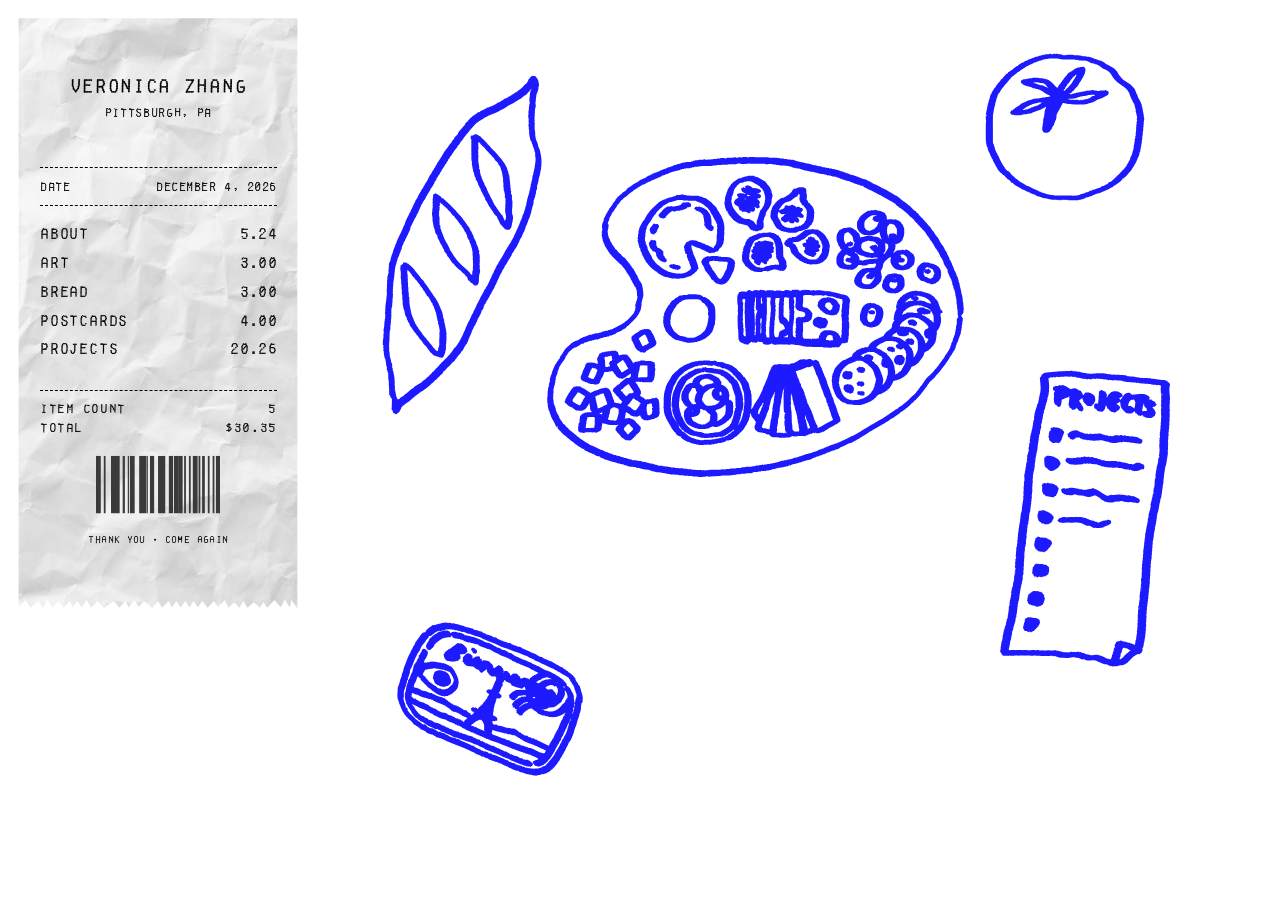
<file: index.html>
<!DOCTYPE html>
<html lang="en">
  <head>
    <meta charset="utf-8" />
    <meta name="viewport" content="width=device-width, initial-scale=1" />
    <title>veronica zhang — home</title>
    <link rel="preconnect" href="https://fonts.googleapis.com" />
    <link rel="preconnect" href="https://fonts.gstatic.com" crossorigin />
    <link
      href="https://fonts.googleapis.com/css2?family=IBM+Plex+Mono:wght@400;500;600&display=swap"
      rel="stylesheet"
    />
    <link rel="stylesheet" href="css/styles.css" />
  </head>
  <body>
    <div class="page page--home">
      <aside class="receipt" aria-label="Store receipt navigation">
        <img
          class="receipt__outline"
          src="assets/RECEIPT/receipt-outline.svg"
          alt=""
          width="435"
          height="2000"
        />
        <div class="receipt__body">
          <h1 class="receipt__brand">
            <a href="index.html">Veronica Zhang</a>
          </h1>
          <p class="receipt__location">Pittsburgh, PA</p>

          <hr class="receipt__rule" />

          <div class="receipt__date-row">
            <span>Date</span>
            <span class="receipt__date-value" id="receipt-date-value"
              >September 15, 2026</span
            >
          </div>

          <hr class="receipt__rule" />

          <nav aria-label="Primary">
            <ul class="receipt__items">
              <li class="receipt__item">
                <a href="about.html"
                  ><span>About</span><span class="receipt__price">5.24</span></a
                >
              </li>
              <li class="receipt__item">
                <a href="art.html"
                  ><span>Art</span><span class="receipt__price">3.00</span></a
                >
              </li>
              <li class="receipt__item">
                <a href="bread.html"
                  ><span>Bread</span><span class="receipt__price">3.00</span></a
                >
              </li>
              <li class="receipt__item">
                <a href="postcards.html"
                  ><span>Postcards</span
                  ><span class="receipt__price">4.00</span></a
                >
              </li>
              <li class="receipt__item">
                <a href="projects.html"
                  ><span>Projects</span
                  ><span class="receipt__price">20.26</span></a
                >
              </li>
            </ul>
          </nav>

          <div class="receipt__footer">
            <hr class="receipt__rule" />

            <p class="receipt__summary-label">
              <span>Item count</span
              ><span class="receipt__summary-price">5</span>
            </p>
            <p class="receipt__summary-label">
              <span>Total</span
              ><span class="receipt__summary-price">$30.35</span>
            </p>

            <img
              class="receipt__barcode"
              src="assets/RECEIPT/barcode.svg"
              alt=""
              width="232"
              height="110"
            />
            <p class="receipt__thanks">Thank you • come again</p>
          </div>
        </div>
      </aside>

      <main class="table" aria-label="Portfolio placeholders">
        <!-- RIGHT SIDE COMPONENTS -->
        <a
          class="table__item table__item--about"
          href="about.html"
          aria-label="About"
        >
          <span class="table__doodle" aria-hidden="true">
            <img
              src="assets/HOME/home-tomato-about.svg"
              alt=""
              width="700"
              height="656"
            />
          </span>
          <img
            class="table__tag"
            src="assets/HOME/home-tag-about.png"
            alt=""
            width="694"
            height="400"
          />
        </a>

        <a
          class="table__item table__item--projects"
          href="projects.html"
          aria-label="Projects"
        >
          <span class="table__doodle" aria-hidden="true">
            <img
              src="assets/HOME/home-list-projects.svg"
              alt=""
              width="704"
              height="1074"
            />
          </span>
          <img
            class="table__tag"
            src="assets/HOME/home-tag-projects.png"
            alt=""
            width="694"
            height="400"
          />
        </a>

        <a
          class="table__item table__item--postcards"
          href="postcards.html"
          aria-label="Postcards"
        >
          <span class="table__doodle" aria-hidden="true">
            <img
              src="assets/HOME/home-sardines-postcards.svg"
              alt=""
              width="756"
              height="496"
            />
          </span>
          <img
            class="table__tag"
            src="assets/HOME/home-tag-postcards.png"
            alt=""
            width="694"
            height="400"
          />
        </a>

        <a
          class="table__item table__item--art"
          href="art.html"
          aria-label="Art"
        >
          <span class="table__doodle" aria-hidden="true">
            <img
              src="assets/HOME/home-palette-art.svg"
              alt=""
              width="1734"
              height="1328"
            />
          </span>
          <img
            class="table__tag"
            src="assets/HOME/home-tag-art.png"
            alt=""
            width="694"
            height="400"
          />
        </a>

        <a
          class="table__item table__item--bread"
          href="bread.html"
          aria-label="Bread"
        >
          <span class="table__doodle" aria-hidden="true">
            <img
              src="assets/HOME/home-baguette-bread.svg"
              alt=""
              width="1216"
              height="804"
            />
          </span>
          <img
            class="table__tag"
            src="assets/HOME/home-tag-bread.png"
            alt=""
            width="694"
            height="400"
          />
        </a>
      </main>
    </div>
    <script src="js/receipt.js"></script>
  </body>
</html>
</file>
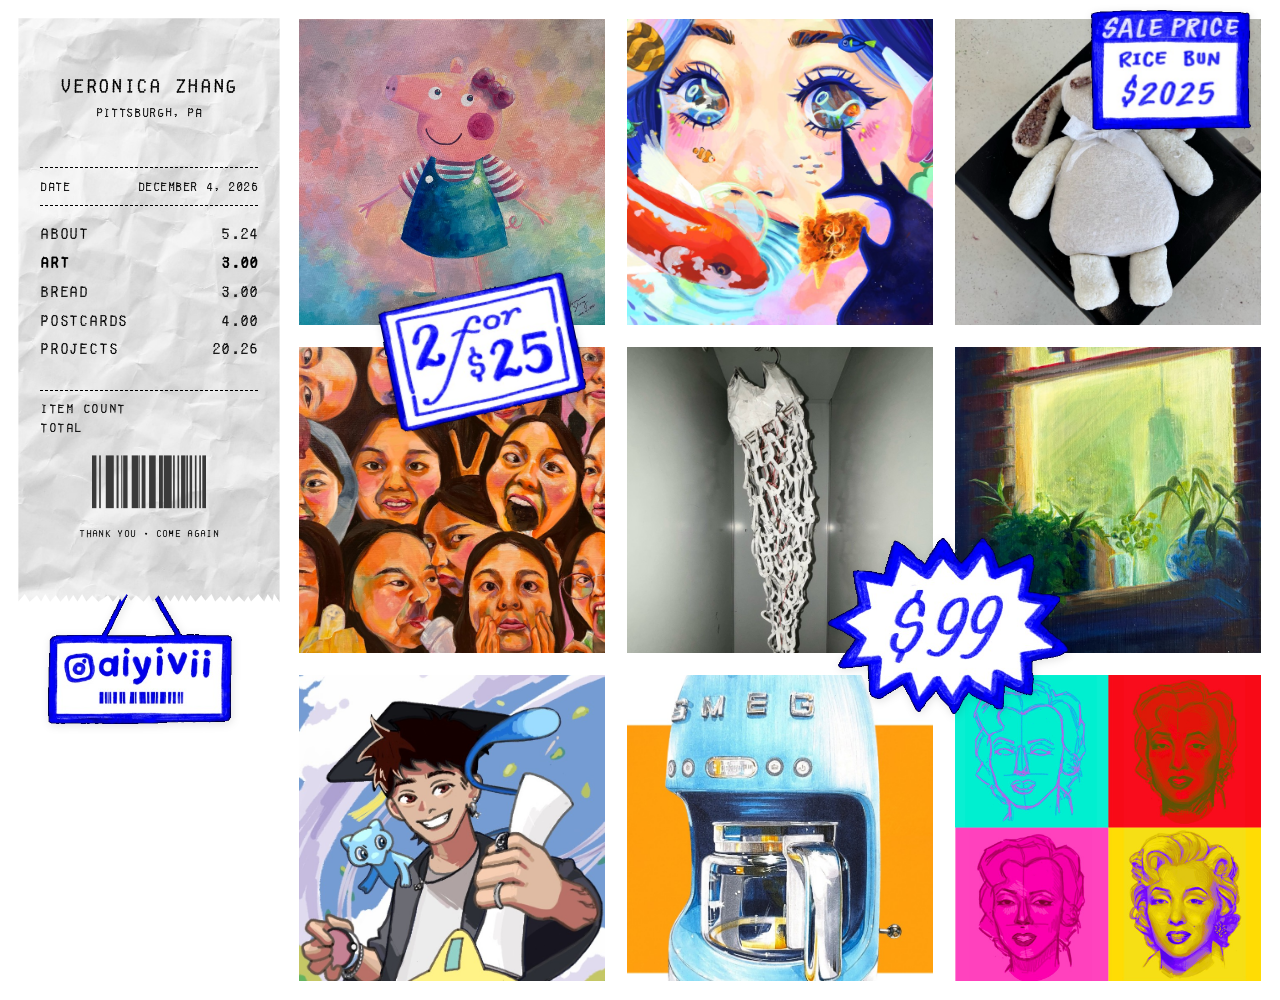
<file: art.html>
<!DOCTYPE html>
<html lang="en">
  <head>
    <meta charset="utf-8" />
    <meta name="viewport" content="width=device-width, initial-scale=1" />
    <title>veronica zhang — art</title>
    <link rel="preconnect" href="https://fonts.googleapis.com" />
    <link rel="preconnect" href="https://fonts.gstatic.com" crossorigin />
    <link
      href="https://fonts.googleapis.com/css2?family=IBM+Plex+Mono:wght@400;500;600&display=swap"
      rel="stylesheet"
    />
    <link rel="stylesheet" href="css/styles.css" />
  </head>
  <body>
    <div class="page page--art">
      <div class="art-rail">
        <aside class="receipt" aria-label="Store receipt navigation">
          <img
            class="receipt__outline"
            src="assets/RECEIPT/receipt-outline.svg"
            alt=""
            width="435"
            height="1076"
          />
          <div class="receipt__body">
            <h1 class="receipt__brand">
              <a href="index.html">Veronica Zhang</a>
            </h1>
            <p class="receipt__location">Pittsburgh, PA</p>

            <hr class="receipt__rule" />

            <div class="receipt__date-row">
              <span>Date</span>
              <span class="receipt__date-value" id="receipt-date-value"
                >September 15, 2026</span
              >
            </div>

            <hr class="receipt__rule" />

            <nav aria-label="Primary">
              <ul class="receipt__items">
                <li class="receipt__item">
                  <a href="about.html"
                    ><span>About</span><span class="receipt__price">5.24</span></a
                  >
                </li>
                <li class="receipt__item is-active">
                  <a href="art.html" aria-current="page"
                    ><span>Art</span><span class="receipt__price">3.00</span></a
                  >
                </li>
                <li class="receipt__item">
                  <a href="bread.html"
                    ><span>Bread</span><span class="receipt__price">3.00</span></a
                  >
                </li>
                <li class="receipt__item">
                  <a href="postcards.html"
                    ><span>Postcards</span><span class="receipt__price">4.00</span></a
                  >
                </li>
                <li class="receipt__item">
                  <a href="projects.html"
                    ><span>Projects</span><span class="receipt__price">20.26</span></a
                  >
                </li>
              </ul>
            </nav>

            <div class="receipt__footer">
              <hr class="receipt__rule" />
              <p class="receipt__summary-label">Item count</p>
              <p class="receipt__summary-label">Total</p>
              <img
                class="receipt__barcode"
                src="assets/RECEIPT/barcode.svg"
                alt=""
                width="232"
                height="110"
              />
              <p class="receipt__thanks">Thank you • come again</p>
            </div>
          </div>
        </aside>

        <a
          class="art-ig"
          href="http://instagram.com/aiyivii"
          target="_blank"
          rel="noopener noreferrer"
          aria-label="Instagram @aiyivii"
        >
          <img
            src="assets/ART/art-aiyivii.png"
            alt="@aiyivii on Instagram"
            width="332"
            height="276"
          />
        </a>
      </div>

      <main class="stage stage--art" aria-label="Art gallery">
        <div class="art-gallery">
          <ul class="art-gallery__grid">
            <li class="art-gallery__cell">
              <button type="button" class="art-gallery__open" aria-label="View Peppa Kitty">
                <img
                  src="assets/ART/art-peppa.jpg"
                  alt="Peppa Kitty — painting on textured canvas"
                  width="800"
                  height="800"
                />
              </button>
              <img
                class="art-gallery__tag"
                src="assets/ART/art-tag-peppa-kitty.png"
                alt=""
                width="727"
                height="409"
              />
            </li>
            <li class="art-gallery__cell">
              <button type="button" class="art-gallery__open" aria-label="View Veevatopia">
                <img
                  src="assets/ART/art-veevatopia.jpg"
                  alt="Veevatopia — portrait surrounded by marine life"
                  width="800"
                  height="800"
                />
              </button>
              <img
                class="art-gallery__tag"
                src="assets/ART/art-tag-veevatopia.png"
                alt=""
                width="727"
                height="409"
              />
            </li>
            <li class="art-gallery__cell">
              <button type="button" class="art-gallery__open" aria-label="View Rice Bun">
                <img
                  src="assets/ART/art-rice-bunny.jpg"
                  alt="Rice Bun — rice bunny sculpture on a black pedestal"
                  width="800"
                  height="800"
                />
              </button>
              <img
                class="art-gallery__tag"
                src="assets/ART/art-tag-rice-bun.png"
                alt=""
                width="727"
                height="409"
              />
            </li>
            <li class="art-gallery__cell">
              <button type="button" class="art-gallery__open" aria-label="View So Many Moles">
                <img
                  src="assets/ART/art-dian.jpg"
                  alt="So Many Moles — collage of overlapping portraits"
                  width="800"
                  height="800"
                />
              </button>
              <img
                class="art-gallery__tag"
                src="assets/ART/art-tag-so-many-moles.png"
                alt=""
                width="727"
                height="409"
              />
            </li>
            <li class="art-gallery__cell">
              <button type="button" class="art-gallery__open" aria-label="View Yú">
                <img
                  src="assets/ART/art-paper-fish.jpg"
                  alt="Yú — paper fish sculpture hanging in a locker"
                  width="800"
                  height="800"
                />
              </button>
              <img
                class="art-gallery__tag"
                src="assets/ART/art-tag-yu.png"
                alt=""
                width="727"
                height="409"
              />
            </li>
            <li class="art-gallery__cell">
              <button type="button" class="art-gallery__open" aria-label="View American Dream">
                <img
                  src="assets/ART/art-nyc-dream.jpg"
                  alt="American Dream — window ledge with plants overlooking a hazy city"
                  width="800"
                  height="800"
                />
              </button>
              <img
                class="art-gallery__tag"
                src="assets/ART/art-tag-american-dream.png"
                alt=""
                width="727"
                height="409"
              />
            </li>
            <li class="art-gallery__cell">
              <button type="button" class="art-gallery__open" aria-label="View Commission: Carlos">
                <img
                  src="assets/ART/art-pokemon.jpg"
                  alt="Commission: Carlos — graduation portrait with Mew and Jirachi"
                  width="800"
                  height="800"
                />
              </button>
              <img
                class="art-gallery__tag"
                src="assets/ART/art-tag-carlos.png"
                alt=""
                width="727"
                height="409"
              />
            </li>
            <li class="art-gallery__cell">
              <button type="button" class="art-gallery__open" aria-label="View SMEG Study">
                <img
                  src="assets/ART/art-smeg.jpg"
                  alt="SMEG Study — illustration of a blue SMEG coffee maker"
                  width="800"
                  height="800"
                />
              </button>
              <img
                class="art-gallery__tag"
                src="assets/ART/art-tag-smeg.png"
                alt=""
                width="727"
                height="409"
              />
            </li>
            <li class="art-gallery__cell">
              <button type="button" class="art-gallery__open" aria-label="View Andy Warhol">
                <img
                  src="assets/ART/art-marilyn.jpg"
                  alt="Andy Warhol — pop-art Marilyn Monroe style portrait grid"
                  width="800"
                  height="800"
                />
              </button>
              <img
                class="art-gallery__tag"
                src="assets/ART/art-tag-andy-warhol.png"
                alt=""
                width="727"
                height="409"
              />
            </li>
          </ul>

          <img
            class="art-gallery__sticker art-gallery__sticker--2f25"
            src="assets/ART/art-sticker-2for25.png"
            alt=""
            width="350"
            height="210"
            aria-hidden="true"
          />
          <img
            class="art-gallery__sticker art-gallery__sticker--sale"
            src="assets/ART/art-sticker-sale.png"
            alt=""
            width="321"
            height="241"
            aria-hidden="true"
          />
          <img
            class="art-gallery__sticker art-gallery__sticker--star"
            src="assets/ART/art-sticker-99.png"
            alt=""
            width="466"
            height="340"
            aria-hidden="true"
          />
        </div>
      </main>
    </div>

    <div
      class="art-lightbox"
      data-art-lightbox
      hidden
      role="dialog"
      aria-modal="true"
      aria-label="Artwork preview"
    >
      <button type="button" class="art-lightbox__close" aria-label="Close preview">
        Close
      </button>
      <img class="art-lightbox__img" alt="" />
    </div>

    <script src="js/receipt.js"></script>
    <script src="js/art-lightbox.js"></script>
  </body>
</html>
</file>
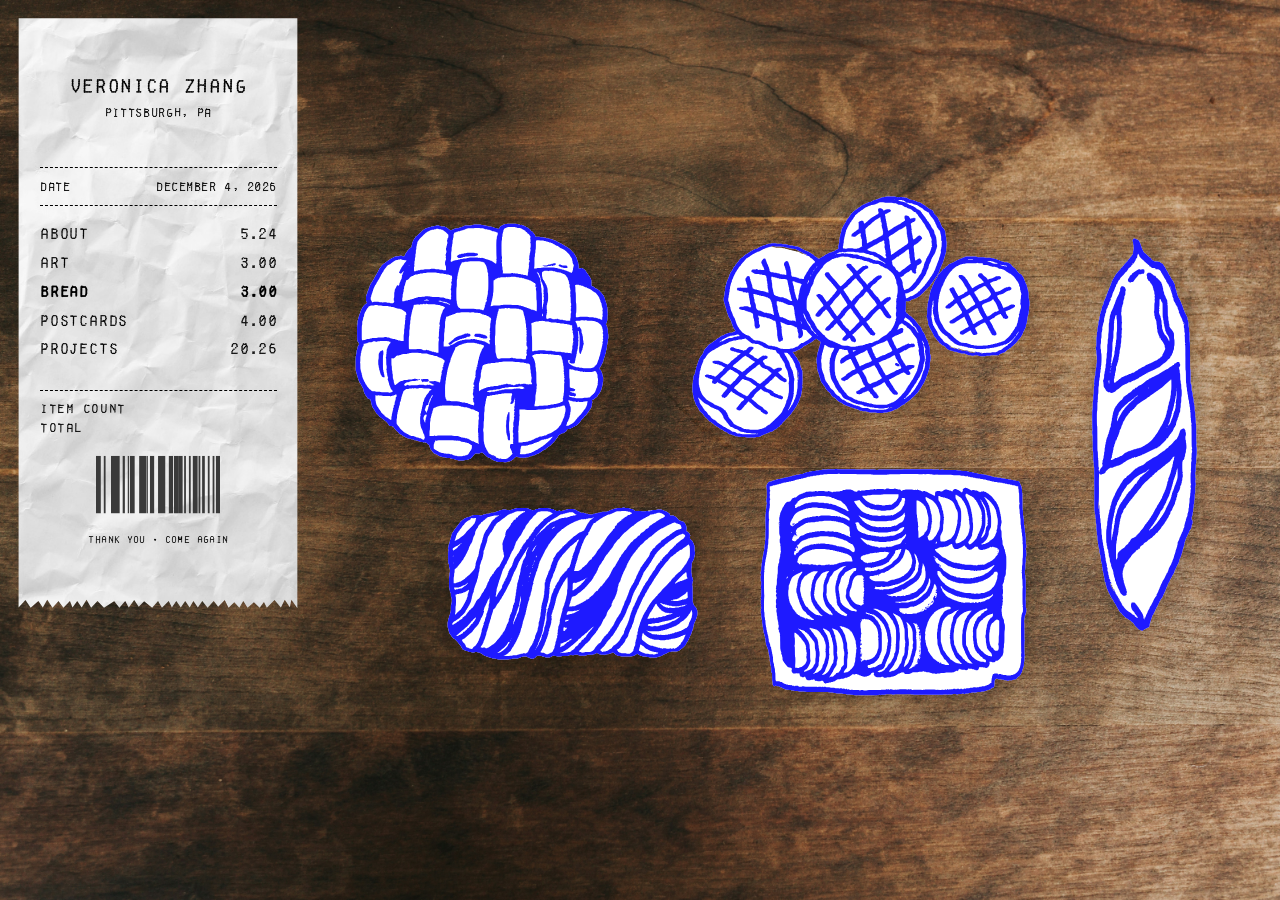
<file: bread.html>
<!DOCTYPE html>
<html lang="en">
  <head>
    <meta charset="utf-8" />
    <meta name="viewport" content="width=device-width, initial-scale=1" />
    <title>veronica zhang — bread</title>
    <link rel="preconnect" href="https://fonts.googleapis.com" />
    <link rel="preconnect" href="https://fonts.gstatic.com" crossorigin />
    <link
      href="https://fonts.googleapis.com/css2?family=IBM+Plex+Mono:wght@400;500;600&display=swap"
      rel="stylesheet"
    />
    <link rel="stylesheet" href="css/styles.css" />
  </head>
  <body>
    <div class="page page--bread">
      <aside class="receipt" aria-label="Store receipt navigation">
        <img
          class="receipt__outline"
          src="assets/RECEIPT/receipt-outline.svg"
          alt=""
          width="435"
          height="1076"
        />
        <div class="receipt__body">
          <h1 class="receipt__brand">
            <a href="index.html">Veronica Zhang</a>
          </h1>
          <p class="receipt__location">Pittsburgh, PA</p>

          <hr class="receipt__rule" />

          <div class="receipt__date-row">
            <span>Date</span>
            <span class="receipt__date-value" id="receipt-date-value"
              >September 15, 2026</span
            >
          </div>

          <hr class="receipt__rule" />

          <nav aria-label="Primary">
            <ul class="receipt__items">
              <li class="receipt__item">
                <a href="about.html"
                  ><span>About</span><span class="receipt__price">5.24</span></a
                >
              </li>
              <li class="receipt__item">
                <a href="art.html"
                  ><span>Art</span><span class="receipt__price">3.00</span></a
                >
              </li>
              <li class="receipt__item is-active">
                <a href="bread.html" aria-current="page"
                  ><span>Bread</span><span class="receipt__price">3.00</span></a
                >
              </li>
              <li class="receipt__item">
                <a href="postcards.html"
                  ><span>Postcards</span><span class="receipt__price">4.00</span></a
                >
              </li>
              <li class="receipt__item">
                <a href="projects.html"
                  ><span>Projects</span><span class="receipt__price">20.26</span></a
                >
              </li>
            </ul>
          </nav>

          <div class="receipt__footer">
            <hr class="receipt__rule" />
            <p class="receipt__summary-label">Item count</p>
            <p class="receipt__summary-label">Total</p>
            <img
              class="receipt__barcode"
              src="assets/RECEIPT/barcode.svg"
              alt=""
              width="232"
              height="110"
            />
            <p class="receipt__thanks">Thank you • come again</p>
          </div>
        </div>
      </aside>

      <main class="stage stage--bread" aria-label="Bread — bakery board">
        <div class="bakery">
          <a
            class="bakery__item bakery__item--potpie"
            href="https://www.instagram.com/p/Dbn0-yhDof2/?img_index=1"
            target="_blank"
            rel="noopener noreferrer"
            aria-label="Korean pot pie on Instagram"
          >
            <img
              class="bakery__doodle"
              src="assets/BREAD/bread-potpie.svg"
              alt=""
              width="1122"
              height="1062"
            />
            <img
              class="bakery__tag"
              src="assets/BREAD/bread-tag-potpie.png"
              alt=""
              width="735"
              height="417"
            />
          </a>
          <a
            class="bakery__item bakery__item--bolobao"
            href="https://www.instagram.com/p/DU3kpdeCWtb/?img_index=1"
            target="_blank"
            rel="noopener noreferrer"
            aria-label="Red bean bō luó bāo on Instagram"
          >
            <img
              class="bakery__doodle"
              src="assets/BREAD/bread-bolobao.svg"
              alt=""
              width="1536"
              height="1110"
            />
            <img
              class="bakery__tag"
              src="assets/BREAD/bread-tag-bolobao.png"
              alt=""
              width="735"
              height="417"
            />
          </a>
          <a
            class="bakery__item bakery__item--babka"
            href="https://www.instagram.com/p/DYNCHHnDoYN/?img_index=1"
            target="_blank"
            rel="noopener noreferrer"
            aria-label="Chocolate tahini babka on Instagram"
          >
            <img
              class="bakery__doodle"
              src="assets/BREAD/bread-babka.svg"
              alt=""
              width="1118"
              height="698"
            />
            <img
              class="bakery__tag"
              src="assets/BREAD/bread-tag-babka.png"
              alt=""
              width="735"
              height="417"
            />
          </a>
          <a
            class="bakery__item bakery__item--appletart"
            href="https://www.instagram.com/p/DRcZu6lDn_F/?img_index=1"
            target="_blank"
            rel="noopener noreferrer"
            aria-label="Apple cider galette on Instagram"
          >
            <img
              class="bakery__doodle"
              src="assets/BREAD/bread-appletart.svg"
              alt=""
              width="1166"
              height="1006"
            />
            <img
              class="bakery__tag"
              src="assets/BREAD/bread-tag-appletart.png"
              alt=""
              width="735"
              height="417"
            />
          </a>
          <a
            class="bakery__item bakery__item--baguette"
            href="https://www.instagram.com/vernizvore"
            target="_blank"
            rel="noopener noreferrer"
            aria-label="@vernizvore on Instagram"
          >
            <img
              class="bakery__doodle"
              src="assets/BREAD/bread-baguette.svg"
              alt=""
              width="452"
              height="1570"
            />
            <img
              class="bakery__tag"
              src="assets/BREAD/bread-tag-baguette.png"
              alt=""
              width="735"
              height="417"
            />
          </a>
        </div>
      </main>
    </div>
    <script src="js/receipt.js"></script>
  </body>
</html>
</file>
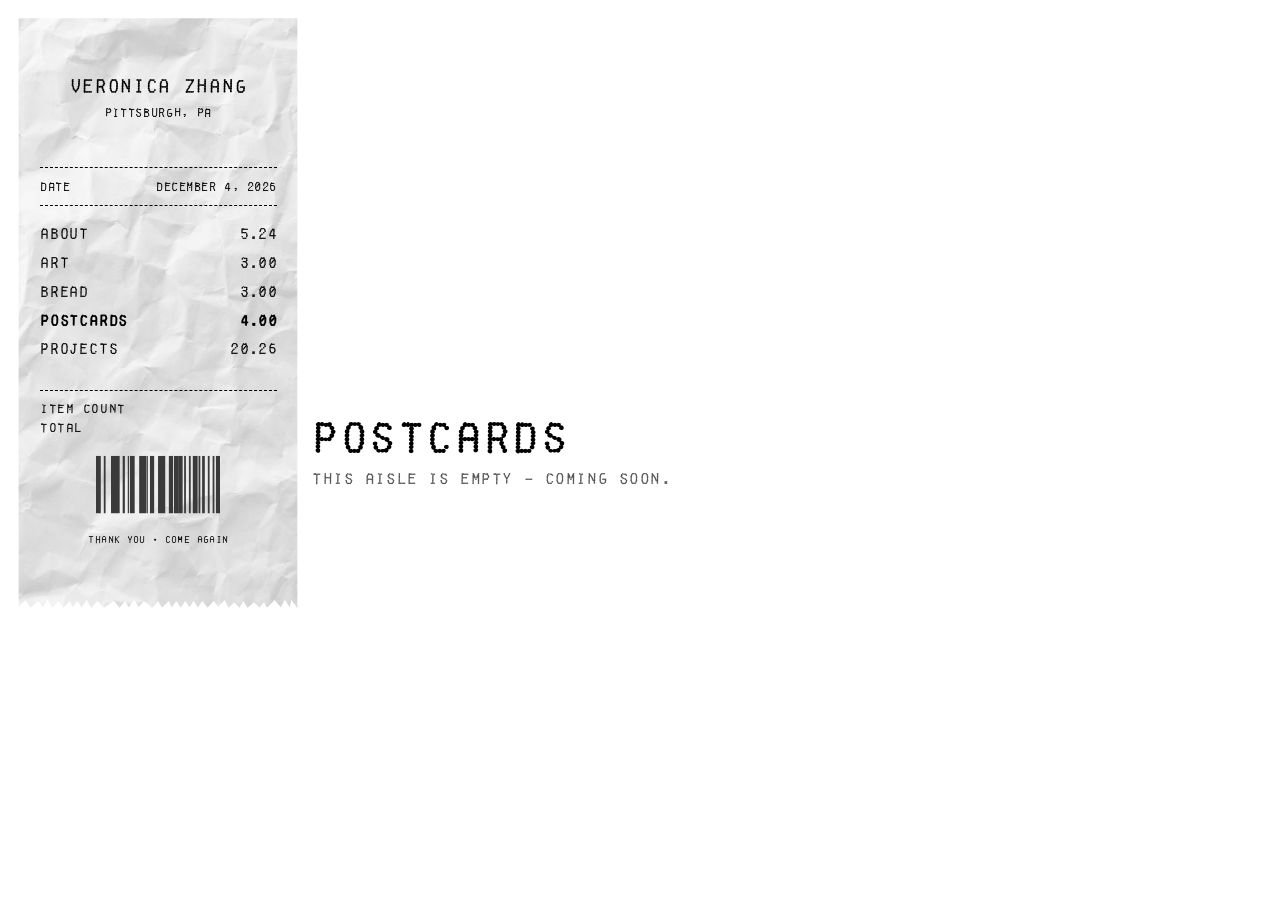
<file: postcards.html>
<!DOCTYPE html>
<html lang="en">
  <head>
    <meta charset="utf-8" />
    <meta name="viewport" content="width=device-width, initial-scale=1" />
    <title>veronica zhang — postcards</title>
    <link rel="preconnect" href="https://fonts.googleapis.com" />
    <link rel="preconnect" href="https://fonts.gstatic.com" crossorigin />
    <link
      href="https://fonts.googleapis.com/css2?family=IBM+Plex+Mono:wght@400;500;600&display=swap"
      rel="stylesheet"
    />
    <link rel="stylesheet" href="css/styles.css" />
  </head>
  <body>
    <div class="page">
      <aside class="receipt" aria-label="Store receipt navigation">
        <img
          class="receipt__outline"
          src="assets/RECEIPT/receipt-outline.svg"
          alt=""
          width="435"
          height="1076"
        />
        <div class="receipt__body">
          <h1 class="receipt__brand">
            <a href="index.html">Veronica Zhang</a>
          </h1>
          <p class="receipt__location">Pittsburgh, PA</p>

          <hr class="receipt__rule" />

          <div class="receipt__date-row">
            <span>Date</span>
            <span class="receipt__date-value" id="receipt-date-value"
              >September 15, 2026</span
            >
          </div>

          <hr class="receipt__rule" />

          <nav aria-label="Primary">
            <ul class="receipt__items">
              <li class="receipt__item">
                <a href="about.html"
                  ><span>About</span><span class="receipt__price">5.24</span></a
                >
              </li>
              <li class="receipt__item">
                <a href="art.html"
                  ><span>Art</span><span class="receipt__price">3.00</span></a
                >
              </li>
              <li class="receipt__item">
                <a href="bread.html"
                  ><span>Bread</span><span class="receipt__price">3.00</span></a
                >
              </li>
              <li class="receipt__item is-active">
                <a href="postcards.html" aria-current="page"
                  ><span>Postcards</span><span class="receipt__price">4.00</span></a
                >
              </li>
              <li class="receipt__item">
                <a href="projects.html"
                  ><span>Projects</span><span class="receipt__price">20.26</span></a
                >
              </li>
            </ul>
          </nav>

          <div class="receipt__footer">
            <hr class="receipt__rule" />
            <p class="receipt__summary-label">Item count</p>
            <p class="receipt__summary-label">Total</p>
            <img
              class="receipt__barcode"
              src="assets/RECEIPT/barcode.svg"
              alt=""
              width="232"
              height="110"
            />
            <p class="receipt__thanks">Thank you • come again</p>
          </div>
        </div>
      </aside>

      <main class="stage stage--blank">
        <div class="blank-card">
          <h1>Postcards</h1>
          <p>This aisle is empty — coming soon.</p>
        </div>
      </main>
    </div>
    <script src="js/receipt.js"></script>
  </body>
</html>
</file>
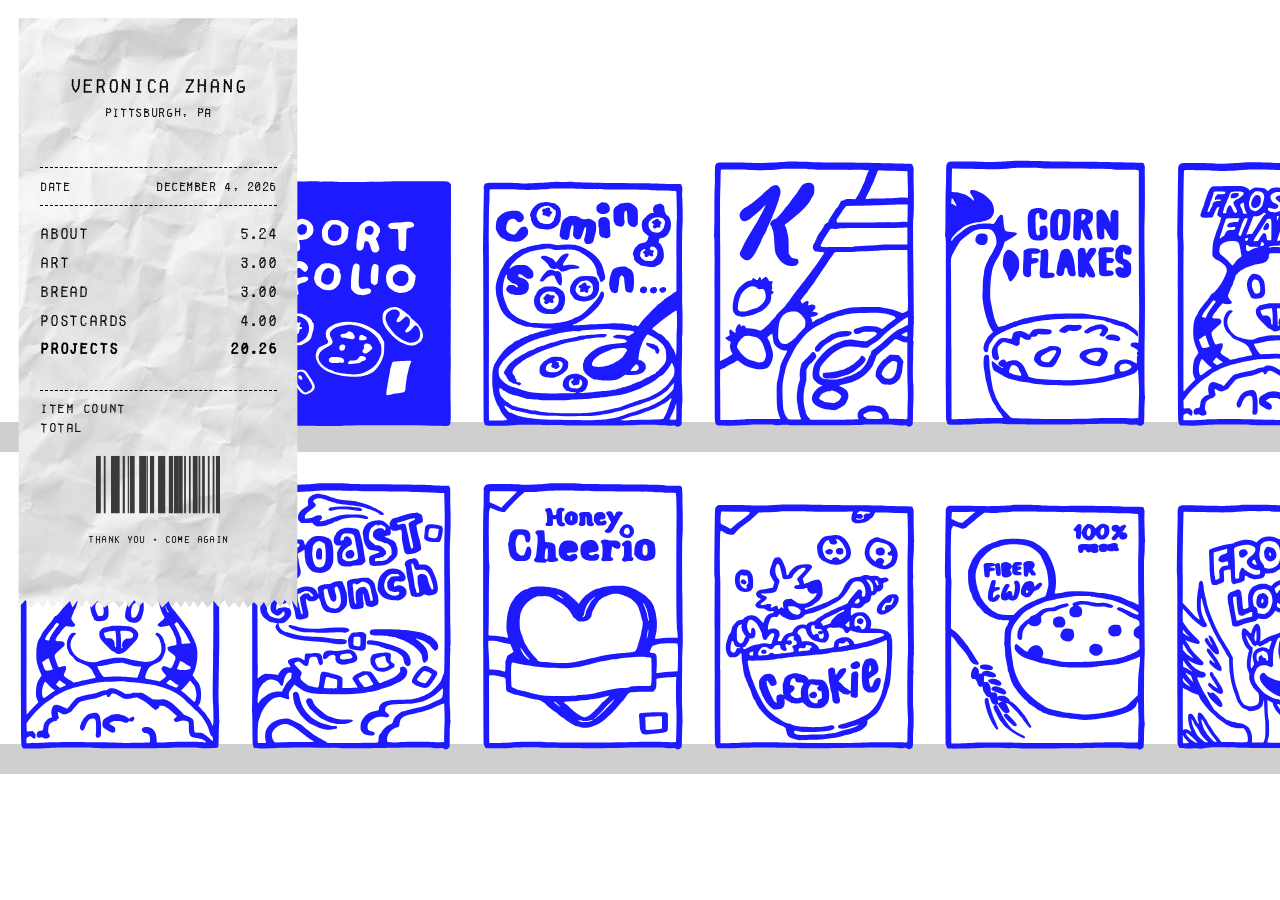
<file: projects.html>
<!DOCTYPE html>
<html lang="en">
  <head>
    <meta charset="utf-8" />
    <meta name="viewport" content="width=device-width, initial-scale=1" />
    <title>veronica zhang — projects</title>
    <link rel="preconnect" href="https://fonts.googleapis.com" />
    <link rel="preconnect" href="https://fonts.gstatic.com" crossorigin />
    <link
      href="https://fonts.googleapis.com/css2?family=IBM+Plex+Mono:wght@400;500;600&display=swap"
      rel="stylesheet"
    />
    <link rel="stylesheet" href="css/styles.css" />
  </head>
  <body>
    <div class="page page--projects">
      <aside class="receipt" aria-label="Store receipt navigation">
        <img
          class="receipt__outline"
          src="assets/RECEIPT/receipt-outline.svg"
          alt=""
          width="435"
          height="1076"
        />
        <div class="receipt__body">
          <h1 class="receipt__brand">
            <a href="index.html">Veronica Zhang</a>
          </h1>
          <p class="receipt__location">Pittsburgh, PA</p>

          <hr class="receipt__rule" />

          <div class="receipt__date-row">
            <span>Date</span>
            <span class="receipt__date-value" id="receipt-date-value"
              >September 15, 2026</span
            >
          </div>

          <hr class="receipt__rule" />

          <nav aria-label="Primary">
            <ul class="receipt__items">
              <li class="receipt__item">
                <a href="about.html"
                  ><span>About</span><span class="receipt__price">5.24</span></a
                >
              </li>
              <li class="receipt__item">
                <a href="art.html"
                  ><span>Art</span><span class="receipt__price">3.00</span></a
                >
              </li>
              <li class="receipt__item">
                <a href="bread.html"
                  ><span>Bread</span><span class="receipt__price">3.00</span></a
                >
              </li>
              <li class="receipt__item">
                <a href="postcards.html"
                  ><span>Postcards</span
                  ><span class="receipt__price">4.00</span></a
                >
              </li>
              <li class="receipt__item is-active">
                <a href="projects.html" aria-current="page"
                  ><span>Projects</span
                  ><span class="receipt__price">20.26</span></a
                >
              </li>
            </ul>
          </nav>

          <div class="receipt__footer">
            <hr class="receipt__rule" />
            <p class="receipt__summary-label">Item count</p>
            <p class="receipt__summary-label">Total</p>
            <img
              class="receipt__barcode"
              src="assets/RECEIPT/barcode.svg"
              alt=""
              width="232"
              height="110"
            />
            <p class="receipt__thanks">Thank you • come again</p>
          </div>
        </div>
      </aside>

      <main class="stage stage--projects" aria-label="Projects — cereal aisle">
        <div class="aisle">
          <div class="aisle__shelf aisle__shelf--top">
            <div class="aisle__row">
              <div class="aisle__box aisle__box--fruitloops" aria-hidden="true">
                <img
                  class="aisle__img"
                  src="assets/PROJECTS/projects-fruitloops.svg"
                  alt=""
                  width="749"
                  height="900"
                />
              </div>

              <button
                type="button"
                class="aisle__box aisle__box--portfolio"
                data-projects-portfolio
                aria-label="Open Portfolio Website project"
                aria-haspopup="dialog"
                aria-controls="project-panel"
              >
                <img
                  class="aisle__img aisle__img--front"
                  src="assets/PROJECTS/projects-portfolio.svg"
                  alt="Portfolio Website cereal box"
                  width="746"
                  height="900"
                  data-front-src="assets/PROJECTS/projects-portfolio.svg"
                  data-side-src="assets/PROJECTS/projects-portfolio-side.svg"
                />
              </button>

              <div class="aisle__box aisle__box--comingsoon" aria-hidden="true">
                <img
                  class="aisle__img"
                  src="assets/PROJECTS/projects-comingsoon.svg"
                  alt=""
                  width="749"
                  height="900"
                />
              </div>

              <div class="aisle__box aisle__box--kellog" aria-hidden="true">
                <img
                  class="aisle__img"
                  src="assets/PROJECTS/projects-kellog.svg"
                  alt=""
                  width="695"
                  height="900"
                />
              </div>

              <div class="aisle__box aisle__box--cornflakes" aria-hidden="true">
                <img
                  class="aisle__img"
                  src="assets/PROJECTS/projects-cornflakes.svg"
                  alt=""
                  width="693"
                  height="900"
                />
              </div>

              <div class="aisle__box aisle__box--frostedflakes" aria-hidden="true">
                <img
                  class="aisle__img"
                  src="assets/PROJECTS/projects-frostedflakes.svg"
                  alt=""
                  width="696"
                  height="900"
                />
              </div>
            </div>
            <div class="aisle__ledge" aria-hidden="true"></div>
          </div>

          <div class="aisle__shelf aisle__shelf--bottom">
            <div class="aisle__row">
              <div class="aisle__box aisle__box--frostedflakes" aria-hidden="true">
                <img
                  class="aisle__img"
                  src="assets/PROJECTS/projects-frostedflakes.svg"
                  alt=""
                  width="696"
                  height="900"
                />
              </div>

              <div class="aisle__box aisle__box--toast" aria-hidden="true">
                <img
                  class="aisle__img"
                  src="assets/PROJECTS/projects-toast.svg"
                  alt=""
                  width="693"
                  height="900"
                />
              </div>

              <div class="aisle__box aisle__box--cheerio" aria-hidden="true">
                <img
                  class="aisle__img"
                  src="assets/PROJECTS/projects-cheerio.svg"
                  alt=""
                  width="693"
                  height="900"
                />
              </div>

              <div class="aisle__box aisle__box--cookie" aria-hidden="true">
                <img
                  class="aisle__img"
                  src="assets/PROJECTS/projects-cookie.svg"
                  alt=""
                  width="747"
                  height="900"
                />
              </div>

              <div class="aisle__box aisle__box--fiber" aria-hidden="true">
                <img
                  class="aisle__img"
                  src="assets/PROJECTS/projects-fiber.svg"
                  alt=""
                  width="749"
                  height="900"
                />
              </div>

              <div class="aisle__box aisle__box--fruitloops" aria-hidden="true">
                <img
                  class="aisle__img"
                  src="assets/PROJECTS/projects-fruitloops.svg"
                  alt=""
                  width="749"
                  height="900"
                />
              </div>
            </div>
            <div class="aisle__ledge" aria-hidden="true"></div>
          </div>
        </div>
      </main>
    </div>

    <div
      class="project-panel-backdrop"
      data-project-backdrop
      hidden
      aria-hidden="true"
    ></div>

    <aside
      id="project-panel"
      class="project-panel"
      data-project-panel
      hidden
      role="dialog"
      aria-modal="true"
      aria-labelledby="project-panel-title"
    >
      <button
        type="button"
        class="project-panel__close"
        data-project-close
        aria-label="Close project details"
      >
        Close
      </button>
      <div class="project-panel__body">
        <p class="project-panel__eyebrow">Projects</p>
        <h2 id="project-panel-title" class="project-panel__title">
          Portfolio Website
        </h2>
        <p class="project-panel__copy">
          How I created this website design — coming soon.
        </p>
      </div>
    </aside>

    <script src="js/receipt.js"></script>
    <script src="js/projects-aisle.js"></script>
  </body>
</html>
</file>
<file: css/styles.css>
@font-face {
  font-family: "Fake Receipt";
  src: url("../assets/RECEIPT/fonts/FakeReceipt.otf") format("opentype");
  font-weight: 400;
  font-style: normal;
  font-display: swap;
}

:root {
  --ink: #000000;
  --ink-faint: #555555;
  --page: #ffffff;
  --placeholder: #d9d9d9;
  --link-hover: #333333;
  --receipt-width: min(17.5rem, 26vw);
  --receipt-pad-x: 1.35rem;
  --receipt-pad-top: 1.65rem;
  --font-receipt: "Fake Receipt", "Courier New", Courier, monospace;
}

*,
*::before,
*::after {
  box-sizing: border-box;
}

html {
  height: 100%;
}

body {
  margin: 0;
  min-height: 100%;
  font-family: var(--font-receipt);
  color: var(--ink);
  background: var(--page);
}

a {
  color: inherit;
  text-decoration: none;
}

.page {
  display: grid;
  grid-template-columns: var(--receipt-width) 1fr;
  min-height: 100vh;
  align-items: start;
  gap: 0;
  background: var(--page);
}

.page--home {
  min-height: 100vh;
}

/* —— Receipt (Figma Draft 2) —— */
.receipt {
  position: relative;
  z-index: 3;
  width: var(--receipt-width);
  margin: 1.15rem 0 1.15rem 1.15rem;
  isolation: isolate;
  background: url("../assets/RECEIPT/receipt-texture.jpg") center / cover no-repeat;
  -webkit-mask-image: url("../assets/RECEIPT/receipt-mask.svg");
  mask-image: url("../assets/RECEIPT/receipt-mask.svg");
  -webkit-mask-size: 100% 100%;
  mask-size: 100% 100%;
  -webkit-mask-repeat: no-repeat;
  mask-repeat: no-repeat;
  -webkit-mask-position: center;
  mask-position: center;
  animation: receipt-in 0.7s cubic-bezier(0.22, 1, 0.36, 1) both;
}

.receipt__outline {
  position: absolute;
  inset: 0;
  width: 100%;
  height: 100%;
  z-index: 0;
  pointer-events: none;
  display: block;
  object-fit: fill;
  opacity: 0; /* shape comes from mask; texture is the visible paper */
}

.receipt__body {
  position: relative;
  z-index: 1;
  display: flex;
  flex-direction: column;
  padding: var(--receipt-pad-top) var(--receipt-pad-x) 2rem;
  color: var(--ink);
}

@keyframes receipt-in {
  from {
    opacity: 0;
    transform: translateY(-0.85rem);
  }
  to {
    opacity: 1;
    transform: translateY(0);
  }
}

.receipt__brand {
  margin: 2rem 0 0;
  font-size: clamp(0.95rem, 1.35vw, 1.35rem);
  font-weight: 500;
  letter-spacing: 0.04em;
  text-transform: uppercase;
  text-align: center;
  line-height: 1.2;
}

.receipt__brand a:hover,
.receipt__brand a:focus-visible {
  color: var(--link-hover);
  outline: none;
}

.receipt__location {
  margin: 0.55rem 0 3rem;
  font-size: clamp(0.65rem, 0.85vw, 0.85rem);
  font-weight: 400;
  letter-spacing: 0.06em;
  text-transform: uppercase;
  text-align: center;
}

.receipt__rule {
  margin: 0;
  border: 0;
  height: 0;
  border-top: 1.5px dashed var(--ink);
  width: 100%;
}

.receipt__date-row {
  display: flex;
  justify-content: space-between;
  align-items: baseline;
  gap: 0.75rem;
  margin: 0.75rem 0;
  font-size: clamp(0.65rem, 0.85vw, 0.85rem);
  letter-spacing: 0.05em;
  text-transform: uppercase;
}

.receipt__date-row .receipt__date-value {
  text-align: right;
  white-space: nowrap;
}

.receipt__items {
  list-style: none;
  margin: 0.85rem 0 0;
  padding: 0;
}

.receipt__item {
  margin: 0;
}

.receipt__item a {
  display: flex;
  justify-content: space-between;
  align-items: baseline;
  gap: 0.75rem;
  padding: 0.4rem 0;
  font-size: clamp(0.78rem, 1.05vw, 1.05rem);
  font-weight: 400;
  letter-spacing: 0.06em;
  text-transform: uppercase;
  transition: opacity 0.2s ease, transform 0.2s ease;
}

.receipt__item a:hover,
.receipt__item a:focus-visible {
  opacity: 0.65;
  transform: translateX(2px);
  outline: none;
}

.receipt__item.is-active a {
  font-weight: 600;
}

.receipt__price {
  font-variant-numeric: tabular-nums;
  letter-spacing: 0.02em;
}

.receipt__footer {
  margin-top: var(--receipt-pad-top);
}

.receipt__footer .receipt__rule {
  margin-bottom: 0.65rem;
}

.receipt__summary-label {
  margin: 0 0 0.35rem;
  font-size: clamp(0.7rem, 0.9vw, 0.9rem);
  letter-spacing: 0.05em;
  text-transform: uppercase;

  display: flex;
  justify-content: space-between;
}

.receipt__barcode {
  display: block;
  width: 68%;
  max-width: 12rem;
  height: auto;
  margin: 0.85rem auto 0.55rem;
  aspect-ratio: 232 / 110;
  object-fit: contain;
}

.receipt__thanks {
  margin: 0 0 2rem;
  text-align: center;
  font-size: clamp(0.55rem, 0.7vw, 0.7rem);
  letter-spacing: 0.04em;
  text-transform: uppercase;
}

/* —— HOME: RIGHT-SIDE TABLE (Receipt 5 layout) —— */
.table {
  /* Shared scale in rem — keeps Figma width ratios without % explosion */
  --item-unit: 0.4rem;
  position: relative;
  min-height: 100vh;
  overflow: hidden;
  animation: shelf-in 0.85s cubic-bezier(0.22, 1, 0.36, 1) 0.08s both;
}

@keyframes shelf-in {
  from {
    opacity: 0;
  }
  to {
    opacity: 1;
  }
}

.table__item {
  position: absolute;
  display: block;
  transition: transform 0.25s ease, filter 0.25s ease;
  z-index: 1;
  transform-origin: center center;
}

.table__item:hover,
.table__item:focus-visible {
  outline: none;
  z-index: 3;
}

.table__item > img:not(.table__tag),
.table__doodle img {
  display: block;
  width: 100%;
  height: 100%;
  object-fit: contain;
  pointer-events: none;
}

.table__doodle {
  display: block;
  width: 100%;
  height: 100%;
  transform-origin: center center;
  transition: transform 0.25s ease;
}

/* Grocery shelf tag — appears on hover to hint the destination */
.table__tag {
  position: absolute;
  left: 48%;
  top: 48%;
  display: block;
  width: min(5rem, 72%);
  height: auto;
  z-index: 5;
  opacity: 0;
  pointer-events: none;
  object-fit: contain;
  transform: translate(-50%, -50%) rotate(-5deg) scale(0.88);
  transform-origin: center center;
  transition: opacity 0.22s ease, transform 0.25s ease;
  filter: drop-shadow(2px 3px 5px rgba(0, 0, 0, 0.2));
}

.table__item:hover .table__tag,
.table__item:focus-visible .table__tag {
  opacity: 1;
  transform: translate(-50%, -50%) rotate(-5deg) scale(1);
}

/* Tomato — top right (Figma 280×255) */
.table__item--about {
  right: 13%;
  top: 5.5%;
  width: calc(100 * var(--item-unit));
  max-width: 17%;
  aspect-ratio: 280 / 255;
}

.table__item--about:hover .table__doodle,
.table__item--about:focus-visible .table__doodle {
  transform: rotate(15deg) scale(1.03);
}

/* Projects list — bottom right (Figma 311×383) */
.table__item--projects {
  right: 7%;
  top: 40.5%;
  width: calc(311 * var(--item-unit));
  max-width: 25%;
  aspect-ratio: 311 / 383;
  z-index: 2;
}

.table__item--projects .table__doodle {
  transform: rotate(-5deg);
}

.table__item--projects:hover .table__doodle,
.table__item--projects:focus-visible .table__doodle {
  transform: rotate(-10deg) scale(1.03);
}

/* Sardine tin — bottom left (Figma 350×218) */
.table__item--postcards {
  left: 11%;
  top: 70.5%;
  width: calc(350 * var(--item-unit));
  max-width: 20%;
  aspect-ratio: 350 / 218;
  z-index: 2;
}

.table__item--postcards .table__doodle {
  transform: rotate(21.37deg);
}

.table__item--postcards:hover .table__doodle,
.table__item--postcards:focus-visible .table__doodle {
  transform: rotate(0deg) scale(1.03);
}

/* Palette — center (Figma 687×499) */
.table__item--art {
  left: 25%;
  top: 17%;
  width: calc(687 * var(--item-unit));
  max-width: 45%;
  aspect-ratio: 687 / 499;
  z-index: 1;
}

.table__item--art .table__doodle {
  transform: rotate(-0.9deg);
}

.table__item--art:hover .table__doodle,
.table__item--art:focus-visible .table__doodle {
  transform: rotate(-0.9deg) scale(1.06);
}

/* Baguette — top left (Figma 491×229) */
.table__item--bread {
  left: -4%;
  top: 15.5%;
  width: calc(491 * var(--item-unit));
  max-width: 45%;
  aspect-ratio: 491 / 229;
  z-index: 2;
}

.table__item--bread .table__doodle {
  transform: rotate(80deg);
}

.table__item--bread:hover .table__doodle,
.table__item--bread:focus-visible .table__doodle {
  transform: rotate(50deg) scale(1.03);
}

/* —— Inner pages —— */
.stage {
  position: relative;
  display: flex;
  flex-direction: column;
  min-height: 100vh;
  padding: 2.5rem 2.5rem 2.5rem 2rem;
}

.stage--blank {
  justify-content: center;
  align-items: flex-start;
}

.blank-card h1 {
  margin: 0 0 0.5rem;
  font-size: clamp(1.75rem, 4vw, 2.5rem);
  font-weight: 500;
  letter-spacing: 0.04em;
  text-transform: uppercase;
}

.blank-card p {
  margin: 0;
  color: var(--ink-faint);
  font-size: 0.9rem;
  letter-spacing: 0.04em;
}

/* —— ART: GALLERY —— */
.page--art .art-rail {
  display: flex;
  flex-direction: column;
  align-items: center;
  gap: 0;
}

.page--art .art-rail .receipt {
  align-self: stretch;
  width: auto;
  margin-right: 0;
  margin-bottom: 0;
}

.art-ig {
  position: relative;
  z-index: 2;
  display: block;
  width: min(11.5rem, 90%);
  margin: -2rem auto 1rem;
  transition: transform 0.25s ease, filter 0.25s ease;
  animation: art-gallery-in 0.75s cubic-bezier(0.22, 1, 0.36, 1) 0.2s both;
}

.art-ig img {
  display: block;
  width: 100%;
  height: auto;
  object-fit: contain;
  filter: drop-shadow(1px 2px 4px rgba(0, 0, 0, 0.12));
}

.art-ig:hover,
.art-ig:focus-visible {
  transform: rotate(-3deg) scale(1.04);
  outline: none;
  filter: brightness(1.02);
}

.stage--art {
  justify-content: center;
  align-items: center;
  padding: clamp(1.2rem, 3vw, 0.5rem);
}

.art-gallery {
  position: relative;
  width: min(100%, 90rem);
  animation: art-gallery-in 0.75s cubic-bezier(0.22, 1, 0.36, 1) both;
}

@keyframes art-gallery-in {
  from {
    opacity: 0;
    transform: translateY(0.6rem);
  }
  to {
    opacity: 1;
    transform: translateY(0);
  }
}

.art-gallery__grid {
  list-style: none;
  margin: 0;
  padding: 0;
  display: grid;
  grid-template-columns: repeat(3, 1fr);
  gap: clamp(0.85rem, 2.2vw, 1.35rem);
}

.art-gallery__cell {
  position: relative;
  aspect-ratio: 1;
  overflow: visible;
  background: var(--placeholder);
  animation: art-cell-in 0.7s cubic-bezier(0.22, 1, 0.36, 1) both;
}

.art-gallery__cell:nth-child(1) {
  animation-delay: 0.05s;
}
.art-gallery__cell:nth-child(2) {
  animation-delay: 0.1s;
}
.art-gallery__cell:nth-child(3) {
  animation-delay: 0.15s;
}
.art-gallery__cell:nth-child(4) {
  animation-delay: 0.2s;
}
.art-gallery__cell:nth-child(5) {
  animation-delay: 0.25s;
}
.art-gallery__cell:nth-child(6) {
  animation-delay: 0.3s;
}
.art-gallery__cell:nth-child(7) {
  animation-delay: 0.35s;
}
.art-gallery__cell:nth-child(8) {
  animation-delay: 0.4s;
}
.art-gallery__cell:nth-child(9) {
  animation-delay: 0.45s;
}

@keyframes art-cell-in {
  from {
    opacity: 0;
  }
  to {
    opacity: 1;
  }
}

.art-gallery__open img {
  display: block;
  width: 100%;
  height: 100%;
  object-fit: cover;
  object-position: center;
  transition: transform 0.35s ease;
  pointer-events: none;
}

.art-gallery__open {
  display: block;
  width: 100%;
  height: 100%;
  margin: 0;
  padding: 0;
  border: 0;
  background: transparent;
  cursor: zoom-in;
  overflow: hidden;
  border-radius: 0;
}

.art-gallery__open:focus-visible {
  outline: 2px solid var(--ink);
  outline-offset: 3px;
}

.art-gallery__tag {
  position: absolute;
  left: 50%;
  top: 50%;
  z-index: 4;
  display: block;
  width: min(10rem, 72%);
  height: auto;
  max-height: none;
  opacity: 0;
  pointer-events: none;
  object-fit: contain;
  transform: translate(-50%, -50%) rotate(-5deg) scale(0.88);
  transform-origin: center center;
  transition: opacity 0.22s ease, transform 0.25s ease;
  filter: drop-shadow(2px 3px 5px rgba(0, 0, 0, 0.2));
}

.art-gallery__cell:hover .art-gallery__tag,
.art-gallery__cell:focus-within .art-gallery__tag {
  opacity: 1;
  transform: translate(-50%, -50%) rotate(-5deg) scale(1);
}

.art-gallery__cell:hover,
.art-gallery__cell:focus-within {
  z-index: 1;
}

.art-gallery__cell:nth-child(2) .art-gallery__open img {
  object-position: center 35%;
}

.art-gallery__cell:nth-child(5) .art-gallery__open img {
  object-position: center 20%;
}

.art-gallery__cell:nth-child(7) .art-gallery__open img {
  object-position: center 22%;
}

.art-gallery__cell:nth-child(8) .art-gallery__open img {
  object-position: center 45%;
}

.art-gallery__cell:hover .art-gallery__open img,
.art-gallery__cell:focus-within .art-gallery__open img {
  transform: scale(1.04);
}

/* —— ART: lightbox —— */
body.is-lightbox-open {
  overflow: hidden;
}

.art-lightbox {
  position: fixed;
  inset: 0;
  z-index: 100;
  display: flex;
  align-items: center;
  justify-content: center;
  padding: clamp(1rem, 4vw, 2.5rem);
  background: rgba(0, 0, 0, 0.72);
  cursor: zoom-out;
  animation: art-lightbox-in 0.25s ease both;
}

.art-lightbox[hidden] {
  display: none;
}

@keyframes art-lightbox-in {
  from {
    opacity: 0;
  }
  to {
    opacity: 1;
  }
}

.art-lightbox__img {
  display: block;
  max-width: min(92vw, 1100px);
  max-height: min(88vh, 900px);
  width: auto;
  height: auto;
  object-fit: contain;
  cursor: default;
  box-shadow: 0 12px 40px rgba(0, 0, 0, 0.35);
  animation: art-lightbox-img-in 0.3s cubic-bezier(0.22, 1, 0.36, 1) both;
}

@keyframes art-lightbox-img-in {
  from {
    opacity: 0;
    transform: scale(0.96);
  }
  to {
    opacity: 1;
    transform: scale(1);
  }
}

.art-lightbox__close {
  position: absolute;
  top: max(0.75rem, env(safe-area-inset-top, 0px));
  right: max(0.75rem, env(safe-area-inset-right, 0px));
  z-index: 1;
  padding: 0.4rem 0.75rem;
  border: 1px solid rgba(255, 255, 255, 0.35);
  background: rgba(0, 0, 0, 0.45);
  color: #fff;
  font-family: var(--font-receipt);
  font-size: 0.75rem;
  letter-spacing: 0.08em;
  text-transform: uppercase;
  cursor: pointer;
}

.art-lightbox__close:hover,
.art-lightbox__close:focus-visible {
  background: rgba(0, 0, 0, 0.7);
  outline: none;
}

.art-gallery__sticker {
  position: absolute;
  z-index: 2;
  height: auto;
  object-fit: contain;
  pointer-events: none;
  filter: drop-shadow(1px 2px 4px rgba(0, 0, 0, 0.12));
}

.art-gallery__sticker--2f25 {
  left: 9%;
  top: 28%;
  width: clamp(13rem, 18%, 8.5rem);
  transform: rotate(-12deg);
}

.art-gallery__sticker--sale {
  right: 1%;
  top:-1%;
  width: clamp(10rem, 16%, 7.5rem);
}

.art-gallery__sticker--star {
  left: 55%;
  top: 54%;
  width: clamp(15rem, 17%, 8rem);
}

@media (max-width: 900px) {
  .stage--art,
  .stage--bread {
    padding: 1.25rem 1rem 2rem;
  }

  .art-gallery {
    width: 100%;
  }
}

@media (max-width: 560px) {
  .art-gallery__grid {
    grid-template-columns: repeat(2, 1fr);
    gap: 0.75rem;
  }

  .art-gallery__sticker--2f25 {
    left: 6%;
    top: 20%;
    width: 28%;
  }

  .art-gallery__sticker--star {
    left: 48%;
    top: 18%;
    width: 26%;
  }
}

@media (max-width: 900px) {
  .page,
  .page--home {
    grid-template-columns: 1fr;
  }

  .page--art .art-rail {
    align-items: center;
    width: min(18rem, 92vw);
    margin: 0 auto;
  }

  .page--art .art-rail .receipt {
    margin: 1rem 0 0;
    width: 100%;
  }

  .art-ig {
    width: min(11.5rem, 88%);
    margin: -1.5rem auto 1rem;
  }

  .receipt {
    margin: 1rem auto 0;
    width: min(18rem, 92vw);
  }

  .stage--about {
    min-height: 70vh;
  }

  .about-kenya-magnet {
    left: 50%;
    bottom: auto;
    top: calc(var(--receipt-width, 17.5rem) + 4rem);
    width: clamp(4rem, 18vw, 6rem);
    transform: translateX(-120%) rotate(-14deg);
  }

  .table {
    --item-unit: 0.032rem;
    min-height: 70vh;
    margin-top: 0.5rem;
  }

  .table__item--about {
    left: 6.5%;
    top: 10.5%;
    max-width: 22%;
  }

  .table__item--projects {
    left: 68%;
    top: 58.5%;
    max-width: 20%;
  }

  .table__item--postcards {
    left: 8%;
    top: 64.5%;
    max-width: 26%;
  }

  .table__item--art {
    left: 18%;
    top: 24.5%;
    max-width: 42%;
  }

  .table__item--bread {
    left: 62%;
    top: 2.5%;
    max-width: 32%;
  }

  .stage {
    min-height: auto;
    padding: 1.75rem 1.25rem 2.5rem;
  }
}

/* —— ABOUT: FRIDGE THEME —— */
.page--about {
  position: relative;
  min-height: 100vh;
  min-height: 100dvh;
  background: url("../assets/ABOUT/about-fridge-background.png") center / cover
    no-repeat;
  background-color: #8a9096;
}

.stage--about {
  --fridge-pad: clamp(0.5rem, 1.5vmin, 1.25rem);
  --fridge-ratio: 1728 / 1117;
  justify-content: center;
  align-items: center;
  padding: var(--fridge-pad);
  overflow: hidden;
  background: transparent;
}

/* Scale the whole artboard to fit the content column; keep items relative */
.fridge {
  position: relative;
  flex: 0 1 auto;
  container-type: size;
  width: min(
    100%,
    1728px,
    calc((100dvh - 2 * var(--fridge-pad)) * 1728 / 1117)
  );
  aspect-ratio: var(--fridge-ratio);
  height: auto;
  max-height: calc(100dvh - 2 * var(--fridge-pad));
}

.fridge__polaroid {
  position: absolute;
  left: 4%;
  top: 12%;
  width: 30.9%;
  aspect-ratio: 846 / 1024;
  z-index: 2;
}

.fridge__polaroid-img {
  display: block;
  width: 100%;
  height: 100%;
  object-fit: contain;
  transform: rotate(-6.06deg);
  transform-origin: center center;
  filter: drop-shadow(4px 8px 18px rgba(0, 0, 0, 0.18));
}

/*.fridge__polaroid:hover,*/
/*.fridge__polaroid:focus-visible {*/
/*  transform: rotate(5deg) scale(1.03);*/
/*  filter: brightness(0.95);*/
/*  outline: none;*/
/*  transform-origin: center center;*/
/*}*/

.fridge__magnet {
  position: absolute;
  z-index: 3;
  display: block;
  transition: transform 0.2s ease, filter 0.2s ease;
}

.fridge__magnet img {
  display: block;
  width: 100%;
  height: 100%;
  object-fit: contain;
  pointer-events: none;
  filter: drop-shadow(2px 3px 4px rgba(0, 0, 0, 0.2));
}

.fridge__magnet:hover,
.fridge__magnet:focus-visible {
  transform: scale(1.06);
  filter: brightness(0.95);
  outline: none;
  z-index: 4;
}

.fridge__magnet--email {
  left: 35.6%;
  top: 7%;
  width: 9%;
  aspect-ratio: 156 / 184;
}

.fridge__magnet--spotify {
  left: 47.8%;
  top: 20%;
  width: 9%;
  aspect-ratio: 134 / 131;
}

.fridge__magnet--instagram {
  left: 38.4%;
  top: 30%;
  width: 9%;
  transform: rotate(8deg);
  aspect-ratio: 123 / 118;
}

.fridge__magnet--github {
  left: 46.8%;
  top: 43%;
  width: 9%;
  aspect-ratio: 135 / 134;
}

.fridge__magnet--paris {
  left: -2%;
  top: 0.1%;
  width: 17%;
  aspect-ratio: 262 / 264;
  z-index: 2;
  pointer-events: none;
}

.fridge__magnet--amsterdam {
  left: 1.5%;
  top: 66%;
  width: 15%;
  aspect-ratio: 207 / 291;
  z-index: 2;
  transform: rotate(8deg);
  pointer-events: none;
}

.fridge__magnet--taiwan {
  left: 51%;
  top: 73%;
  width: 12%;
  aspect-ratio: 198 / 281;
  z-index: 2;
  transform: rotate(6deg);
  pointer-events: none;
}

.about-kenya-magnet {
  position: absolute;
  left: 5%;
  bottom: 15%;
  z-index: 5;
  /*width: clamp(4.5rem, 8.5vw, 7.25rem);*/
  width: 12%;

  aspect-ratio: 246 / 286;
  pointer-events: none;
  transform: rotate(-14deg);
  filter: drop-shadow(2px 3px 4px rgba(0, 0, 0, 0.25));
}

.about-kenya-magnet img {
  display: block;
  width: 100%;
  height: 100%;
  object-fit: contain;
}

.fridge__magnet--resume {
  left: 20.1%;
  top: 60.8%;
  width: 36%;
  aspect-ratio: 548 / 188;
}

.fridge__magnet--resume:hover,
.fridge__magnet--resume:focus-visible {
  transform: scale(1.04);
}

.fridge__whiteboard {
  position: absolute;
  left: 58.9%;
  top: 3%;
  width: 38.1%;
  aspect-ratio: 629 / 759;
  z-index: 2;
}

.fridge__whiteboard-img {
  display: block;
  width: 100%;
  height: 100%;
  object-fit: contain;
  pointer-events: none;
  filter: drop-shadow(4px 8px 20px rgba(0, 0, 0, 0.16));
}

.fridge__whiteboard-board {
  position: absolute;
  inset: 12% 11% 11%;
  padding: 4% 5%;
  box-sizing: border-box;
  overflow: auto;
}

.fridge__whiteboard-text {
  margin: 0;
  font-family: "Nanum Pen Script", "Segoe Print", cursive;
  font-size: clamp(0.95rem, 4.2cqmin, 2rem);
  line-height: 1.35;
  color: #f5f7ff;
}

/* Photo pile — tucked under the whiteboard; only the peeking edges are hoverable */
.fridge__photos {
  position: absolute;
  left: 56%;
  top: 40%;
  width: 42%;
  height: 58%;
  pointer-events: none;
}

.fridge__photo {
  position: absolute;
  width: 76%;
  aspect-ratio: 1024 / 768;
  padding: 0;
  margin: 0;
  border: 1.5px solid #000;
  background: #111;
  cursor: pointer;
  pointer-events: auto;
  overflow: hidden;
  box-shadow: 3px 6px 14px rgba(0, 0, 0, 0.18);
  /*transition:*/
  /*  transform 0.28s ease,*/
  /*  box-shadow 0.28s ease,*/
  /*  filter 0.28s ease;*/
  z-index: 1;
}

.fridge__photo img {
  display: block;
  width: 100%;
  height: 100%;
  object-fit: cover;
  pointer-events: none;
}

/* Fan positions: 0 = front of pile (still behind whiteboard), 2 = back */
.fridge__photo[data-stack="0"] {
  left: 14%;
  top: 18%;
  transform: rotate(7deg);
}

.fridge__photo[data-stack="1"] {
  left: 2%;
  top: 26%;
  transform: rotate(-6deg);
}

.fridge__photo[data-stack="2"] {
  left: 20%;
  top: 34%;
  transform: rotate(13deg);
}

.fridge__photo.is-lifted {
  z-index: 5;
  transform: rotate(-2deg) scale(1.06);
  box-shadow: 8px 16px 28px rgba(0, 0, 0, 0.28);
  filter: brightness(1.02);
}

.fridge__photo:focus-visible {
  outline: 2px solid #1a3cff;
  outline-offset: 3px;
}

/* —— BREAD: BAKERY BOARD —— */
.page--bread {
  background: #3a2818
    url("../assets/BREAD/bread-wood-background.jpg") center / cover no-repeat;
  background-attachment: fixed;
  min-height: 100vh;
  min-height: 100dvh;
}

.stage--bread {
  --bakery-pad: clamp(0.5rem, 1.5vmin, 1.25rem);
  --bakery-ratio: 998 / 645;
  justify-content: center;
  align-items: center;
  padding: var(--bakery-pad);
  overflow: hidden;
  background: transparent;
}

.bakery {
  position: relative;
  flex: 0 1 auto;
  width: min(100%, 1440px, calc((100dvh - 2 * var(--bakery-pad)) * 998 / 645));
  aspect-ratio: var(--bakery-ratio);
  height: auto;
  max-height: calc(100dvh - 2 * var(--bakery-pad));
  animation: bakery-in 0.75s cubic-bezier(0.22, 1, 0.36, 1) both;
}

@keyframes bakery-in {
  from {
    opacity: 0;
    transform: scale(0.985);
  }
  to {
    opacity: 1;
    transform: scale(1);
  }
}

.bakery__item {
  position: absolute;
  display: block;
  cursor: pointer;
  filter: drop-shadow(2px 4px 10px rgba(20, 10, 0, 0.22));
  transition: filter 0.28s ease;
  /* Opacity-only entrance — animating transform with fill-mode:both
     would lock transform and block hover scale. */
  animation: bakery-item-in 0.7s cubic-bezier(0.22, 1, 0.36, 1) both;
}

.bakery__doodle {
  display: block;
  width: 100%;
  height: 100%;
  object-fit: contain;
  pointer-events: none;
  transform-origin: center center;
  transition: transform 0.28s ease;
}

.bakery__item:hover,
.bakery__item:focus-visible {
  filter: drop-shadow(4px 8px 16px rgba(20, 10, 0, 0.3)) brightness(1.03);
  outline: none;
  z-index: 2;
}

.bakery__item:hover .bakery__doodle,
.bakery__item:focus-visible .bakery__doodle {
  transform: scale(1.09);
}

/* Grocery shelf tag — appears on hover (same pattern as homepage) */
.bakery__tag {
  position: absolute;
  left: 48%;
  top: 48%;
  display: block;
  width: min(7.5rem, 78%);
  height: auto;
  z-index: 5;
  opacity: 0;
  pointer-events: none;
  object-fit: contain;
  transform: translate(-50%, -50%) rotate(5deg) scale(0.88);
  transform-origin: center center;
  transition: opacity 0.22s ease, transform 0.25s ease;
  filter: drop-shadow(2px 3px 5px rgba(0, 0, 0, 0.28));
}

.bakery__item:hover .bakery__tag,
.bakery__item:focus-visible .bakery__tag {
  opacity: 1;
  transform: translate(-50%, -50%) rotate(5deg) scale(1);
}

@keyframes bakery-item-in {
  from {
    opacity: 0;
  }
  to {
    opacity: 1;
  }
}

/* Positions measured from Figma Top 1 screenshot (board-relative) */
.bakery__item--potpie {
  left: 5.83%;
  top: 13.18%;
  width: 27.15%;
  height: 39.69%;
  animation-delay: 0.05s;
}

.bakery__item--bolobao {
  left: 38.2%;
  top: 8.85%;
  width: 40.26%;
  height: 40.01%;
  animation-delay: 0.12s;
}

.bakery__item--babka {
  left: 15%;
  top: 58.26%;
  width: 27.35%;
  height: 25.89%;
  animation-delay: 0.18s;
}

.bakery__item--appletart {
  left: 45.4%;
  top: 52%;
  width: 32.57%;
  height: 37.98%;
  animation-delay: 0.24s;
}

/* Vertical baguette — right of bolo bao + apple tart */
.bakery__item--baguette {
  left: 81.5%;
  top: 10%;
  width: 12%;
  height: 75%;
  animation-delay: 0.3s;
}

@media (max-width: 700px) {
  .bakery {
    width: min(100%, calc((100dvh - 2 * var(--bakery-pad)) * 998 / 645));
  }
}

/* —— PROJECTS: cereal aisle —— */
.page--projects {
  background: var(--page);
  height: 100vh;
  height: 100dvh;
  overflow: hidden; /* no page scroll; crop right-edge boxes */
}

.stage--projects {
  justify-content: center;
  align-items: stretch;
  box-sizing: border-box;
  height: 100%;
  max-height: 100dvh;
  /* Top pad > mid shelf-gap; keep compact so both shelves fit */
  --aisle-pad-top: clamp(1.75rem, 4.5vh, 3rem);
  --aisle-pad-bottom: clamp(0.7rem, 1.75vh, 1.25rem);
  padding: var(--aisle-pad-top) 0 var(--aisle-pad-bottom);
  overflow: visible; /* allow first boxes under the receipt */
}

.aisle {
  --box-gap: clamp(0.4rem, 0.9vw, 0.75rem);
  --ledge-h: clamp(0.55rem, 1vw, 0.85rem);
  --ledge-draw: calc(2.3 * var(--ledge-h));
  /* Mid gap smaller than space above the top shelf */
  --shelf-gap: clamp(1rem, 2.4vh, 1.75rem);
  /*
    Shift rows left under the receipt.
    More negative = further left. Tweak --aisle-shift to taste.
  */
  --aisle-shift: calc(-1 * var(--receipt-width) + 0.65rem);
  /*
    Box size knob — lower divisor → bigger boxes (more edge cutoff).
    Try ~4.2–4.8. Page overflow:hidden clips anything past the viewport.
  */
  --box-w: calc(
    (100vw - 0.05 * var(--receipt-width) - 5 * var(--box-gap)) / 5.5
  );
  --box-h-max: calc(var(--box-w) * 900 / 693);
  display: flex;
  flex-direction: column;
  justify-content: center;
  gap: var(--shelf-gap);
  width: 100%;
  height: 100%;
  min-height: 0;
  animation: aisle-in 0.75s cubic-bezier(0.22, 1, 0.36, 1) both;
}

@keyframes aisle-in {
  from {
    opacity: 0;
    transform: translateY(0.55rem);
  }
  to {
    opacity: 1;
    transform: translateY(0);
  }
}

.aisle__shelf {
  position: relative;
  width: 100%;
  padding: 0 0 calc(var(--ledge-h) + 0.15rem);
  min-height: calc(var(--box-h-max) + var(--ledge-h));
  overflow: visible;
}

.aisle__row {
  position: relative;
  z-index: 1;
  display: flex;
  align-items: flex-end;
  gap: var(--box-gap);
  margin-left: var(--aisle-shift);
  width: max-content;
  min-height: var(--box-h-max);
}

/* Full-bleed shelf ledge under receipt → right edge */
.aisle__ledge {
  position: absolute;
  bottom: 0;
  left: calc(-1 * var(--receipt-width));
  width: 100vw;
  height: var(--ledge-draw);
  background: #cfcfcf;
  pointer-events: none;
  z-index: 0;
}

.aisle__box {
  position: relative;
  z-index: 1;
  flex: 0 0 auto;
  display: block;
  width: var(--box-w);
  /* default mid aspect; modifiers override --ar-w */
  height: calc(var(--box-w) * 900 / var(--ar-w, 746));
  padding: 0;
  border: 0;
  background: transparent;
  line-height: 0;
}

/* Natural proportions from each SVG viewBox (equal width → relative heights) */
.aisle__box--fruitloops {
  --ar-w: 749;
}
.aisle__box--portfolio {
  --ar-w: 746;
  cursor: pointer;
  transition: transform 0.28s cubic-bezier(0.22, 1, 0.36, 1);
}
.aisle__box--comingsoon {
  --ar-w: 749;
}
.aisle__box--kellog {
  --ar-w: 695;
}
.aisle__box--cornflakes {
  --ar-w: 693;
}
.aisle__box--frostedflakes {
  --ar-w: 696;
}
.aisle__box--toast {
  --ar-w: 693;
}
.aisle__box--cheerio {
  --ar-w: 693;
}
.aisle__box--cookie {
  --ar-w: 747;
}
.aisle__box--fiber {
  --ar-w: 749;
}

.aisle__box--portfolio:hover,
.aisle__box--portfolio:focus-visible {
  transform: translateY(-0.35rem);
  outline: none;
}

.aisle__img {
  display: block;
  width: 100%;
  height: 100%;
  object-fit: contain;
  object-position: bottom center;
  pointer-events: none;
  user-select: none;
  -webkit-user-drag: none;
}

.aisle__box--portfolio .aisle__img {
  transition: opacity 0.2s ease;
}

/* —— PROJECTS: side window —— */
body.is-project-panel-open {
  overflow: hidden;
}

.project-panel-backdrop {
  position: fixed;
  inset: 0;
  z-index: 90;
  background: rgba(0, 0, 0, 0.35);
  animation: project-backdrop-in 0.28s ease both;
}

.project-panel-backdrop[hidden] {
  display: none;
}

@keyframes project-backdrop-in {
  from {
    opacity: 0;
  }
  to {
    opacity: 1;
  }
}

.project-panel {
  position: fixed;
  top: 0;
  right: 0;
  z-index: 100;
  display: flex;
  flex-direction: column;
  width: min(28rem, 92vw);
  height: 100%;
  height: 100dvh;
  padding: clamp(1.25rem, 3vw, 2rem);
  background: #f7f7f5;
  border-left: 1px solid rgba(0, 0, 0, 0.08);
  box-shadow: -12px 0 40px rgba(0, 0, 0, 0.12);
  animation: project-panel-in 0.35s cubic-bezier(0.22, 1, 0.36, 1) both;
}

.project-panel[hidden] {
  display: none;
}

@keyframes project-panel-in {
  from {
    opacity: 0;
    transform: translateX(1.25rem);
  }
  to {
    opacity: 1;
    transform: translateX(0);
  }
}

.project-panel__close {
  align-self: flex-end;
  padding: 0.4rem 0.75rem;
  border: 1px solid rgba(0, 0, 0, 0.2);
  background: transparent;
  color: var(--ink);
  font-family: var(--font-receipt);
  font-size: 0.75rem;
  letter-spacing: 0.08em;
  text-transform: uppercase;
  cursor: pointer;
}

.project-panel__close:hover,
.project-panel__close:focus-visible {
  background: rgba(0, 0, 0, 0.06);
  outline: none;
}

.project-panel__body {
  margin-top: 2rem;
  max-width: 22rem;
}

.project-panel__eyebrow {
  margin: 0 0 0.5rem;
  color: var(--ink-faint);
  font-size: 0.75rem;
  letter-spacing: 0.12em;
  text-transform: uppercase;
}

.project-panel__title {
  margin: 0 0 1rem;
  font-size: clamp(1.35rem, 3vw, 1.85rem);
  font-weight: 500;
  letter-spacing: 0.04em;
  text-transform: uppercase;
}

.project-panel__copy {
  margin: 0;
  color: var(--ink-faint);
  font-size: 0.95rem;
  line-height: 1.55;
  letter-spacing: 0.02em;
}

@media (max-width: 900px) {
  .page--projects {
    height: auto;
    min-height: 100dvh;
    overflow-x: hidden;
    overflow-y: auto;
  }

  .stage--projects {
    height: auto;
    max-height: none;
    --aisle-pad-top: 2.25rem;
    --aisle-pad-bottom: 1.5rem;
  }

  .aisle {
    --aisle-shift: -1.25rem;
    --box-w: calc((100vw + 1.5rem - 5 * var(--box-gap)) / 4.85);
    --box-h-max: calc(var(--box-w) * 900 / 693);
    --shelf-gap: 1.5rem;
    height: auto;
  }

  .aisle__ledge {
    left: 0;
    width: 100%;
  }
}
</file>
